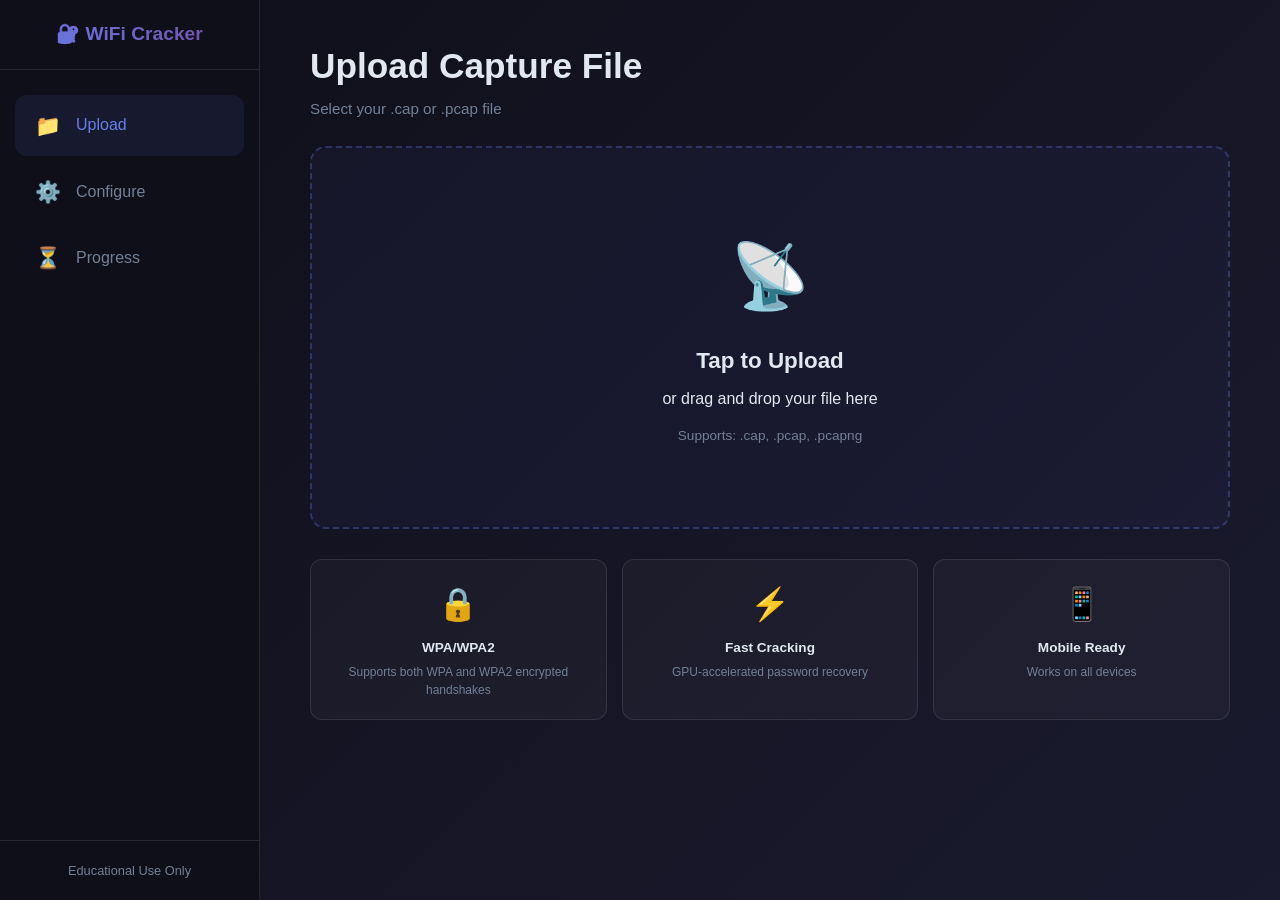
<file: index.html>
<!DOCTYPE html>
<html lang="en">
<head>
    <meta charset="UTF-8">
    <meta name="viewport" content="width=device-width, initial-scale=1.0, maximum-scale=1.0, user-scalable=no">
    <meta name="theme-color" content="#1a1a2e">
    <title>WiFi Cracker - Upload</title>
    <link rel="stylesheet" href="style.css">
    <link rel="manifest" href="manifest.json">
</head>
<body>
    <!-- Mobile Header -->
    <header class="mobile-header">
        <button class="menu-toggle" onclick="toggleMenu()">☰</button>
        <div class="logo">🔐 WiFi Cracker</div>
        <div class="spacer"></div>
    </header>

    <!-- Navigation -->
    <nav class="sidebar" id="sidebar">
        <div class="nav-header">
            <div class="logo">🔐 WiFi Cracker</div>
            <button class="close-menu" onclick="toggleMenu()">✕</button>
        </div>
        <ul class="nav-links">
            <li class="active">
                <a href="index.html">
                    <span class="icon">📁</span>
                    <span class="text">Upload</span>
                </a>
            </li>
            <li>
                <a href="config.html">
                    <span class="icon">⚙️</span>
                    <span class="text">Configure</span>
                </a>
            </li>
            <li>
                <a href="progress.html">
                    <span class="icon">⏳</span>
                    <span class="text">Progress</span>
                </a>
            </li>
        </ul>
        <div class="nav-footer">
            <p>Educational Use Only</p>
        </div>
    </nav>

    <!-- Overlay for mobile -->
    <div class="overlay" id="overlay" onclick="toggleMenu()"></div>

    <!-- Main Content -->
    <main class="main-content">
        <div class="page-header">
            <h1>Upload Capture File</h1>
            <p class="subtitle">Select your .cap or .pcap file</p>
        </div>

        <!-- Upload Zone -->
        <div class="upload-section">
            <div class="drop-zone" id="dropZone">
                <div class="upload-icon">📡</div>
                <h2>Tap to Upload</h2>
                <p class="desktop-text">or drag and drop your file here</p>
                <p class="file-types">Supports: .cap, .pcap, .pcapng</p>
                <input type="file" id="fileInput" accept=".cap,.pcap,.pcapng" hidden>
            </div>

            <!-- File Info Card -->
            <div class="info-card hidden" id="fileInfo">
                <div class="card-header">
                    <h3>📄 File Details</h3>
                    <button class="btn-icon" onclick="clearFile()">✕</button>
                </div>
                <div class="info-grid">
                    <div class="info-item">
                        <span class="label">Name</span>
                        <span class="value" id="fileName">-</span>
                    </div>
                    <div class="info-item">
                        <span class="label">Size</span>
                        <span class="value" id="fileSize">-</span>
                    </div>
                    <div class="info-item">
                        <span class="label">Format</span>
                        <span class="value" id="fileFormat">-</span>
                    </div>
                </div>
            </div>

            <!-- Networks Found -->
            <div class="networks-section hidden" id="networksSection">
                <h3>📶 Networks Found</h3>
                <p class="help-text">Select a network to crack</p>
                <div class="networks-list" id="networksList"></div>
            </div>

            <!-- Action Button -->
            <button class="btn btn-primary btn-full hidden" id="nextBtn" onclick="goToConfig()">
                Continue to Configuration
                <span class="arrow">→</span>
            </button>
        </div>

        <!-- Quick Info Cards -->
        <div class="quick-info">
            <div class="info-box">
                <div class="icon">🔒</div>
                <h4>WPA/WPA2</h4>
                <p>Supports both WPA and WPA2 encrypted handshakes</p>
            </div>
            <div class="info-box">
                <div class="icon">⚡</div>
                <h4>Fast Cracking</h4>
                <p>GPU-accelerated password recovery</p>
            </div>
            <div class="info-box">
                <div class="icon">📱</div>
                <h4>Mobile Ready</h4>
                <p>Works on all devices</p>
            </div>
        </div>
    </main>

    <script src="upload.js"></script>
</body>
</html>
</file>
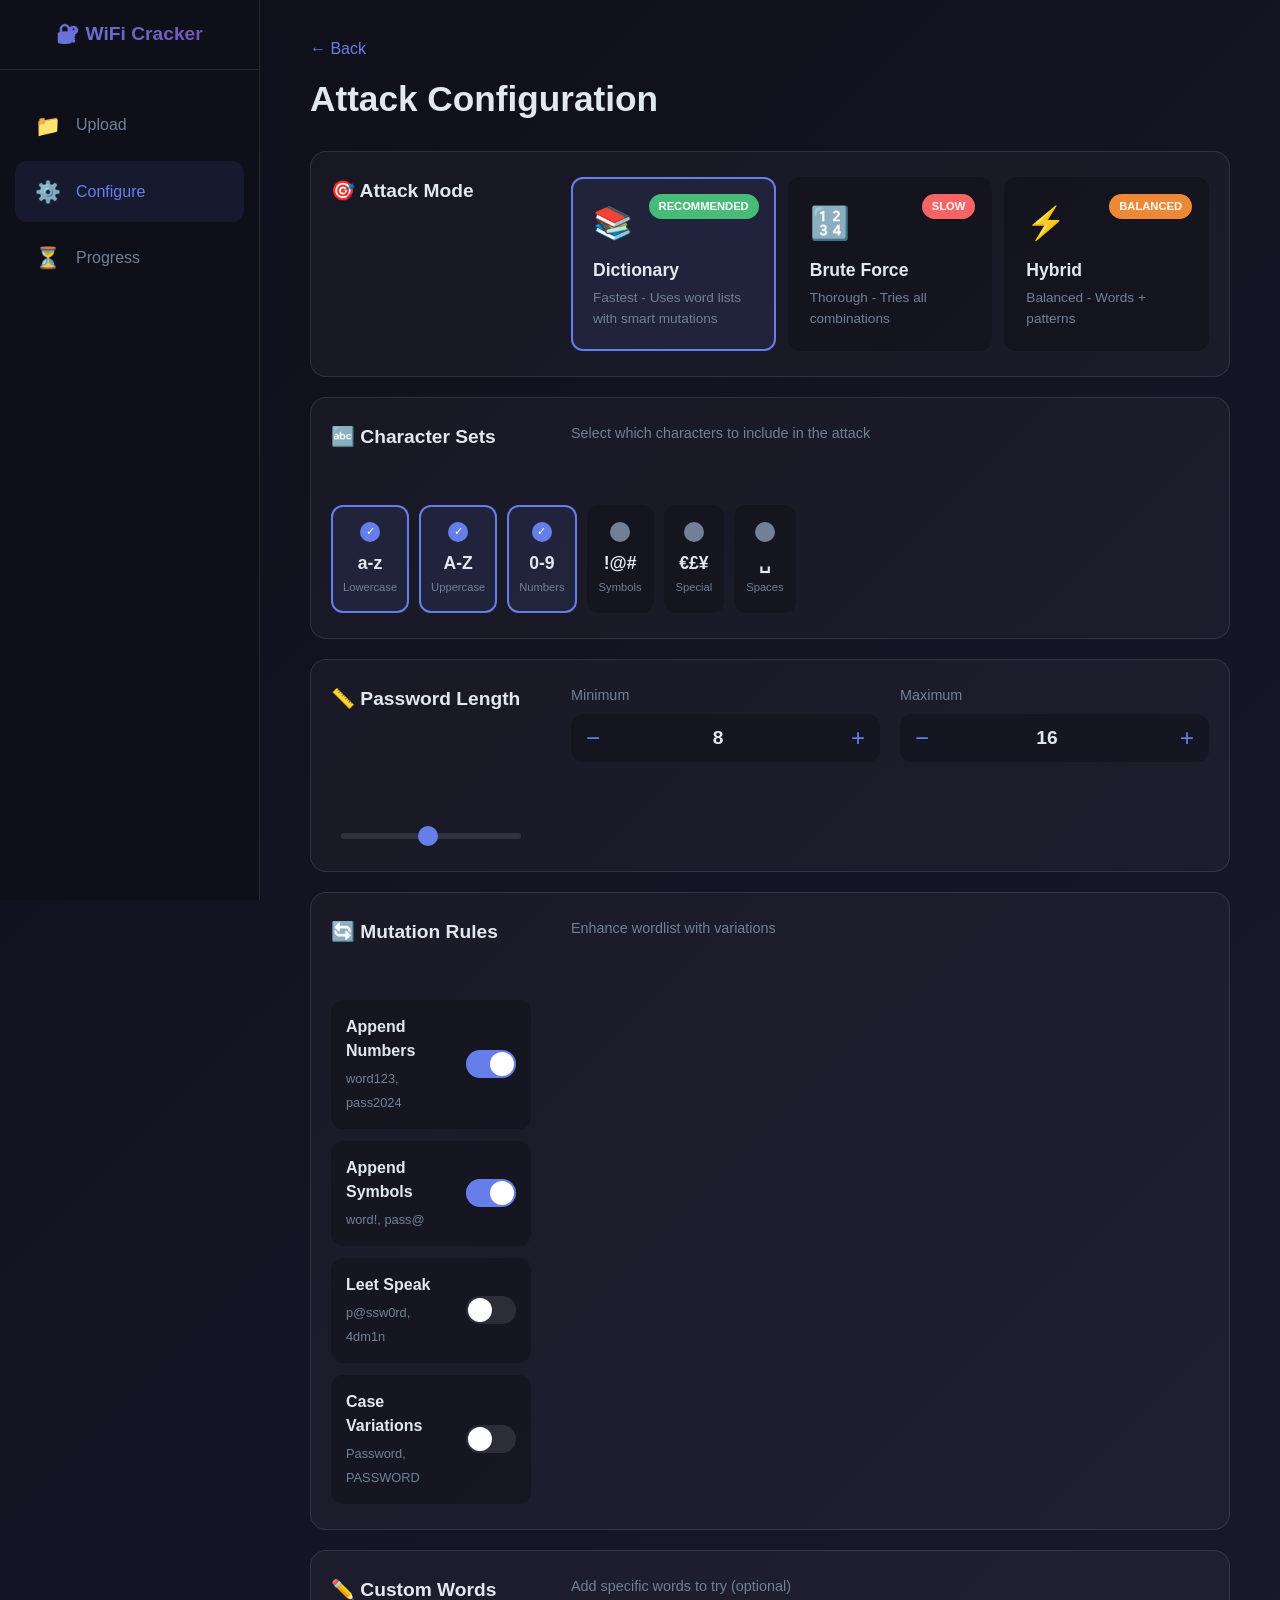
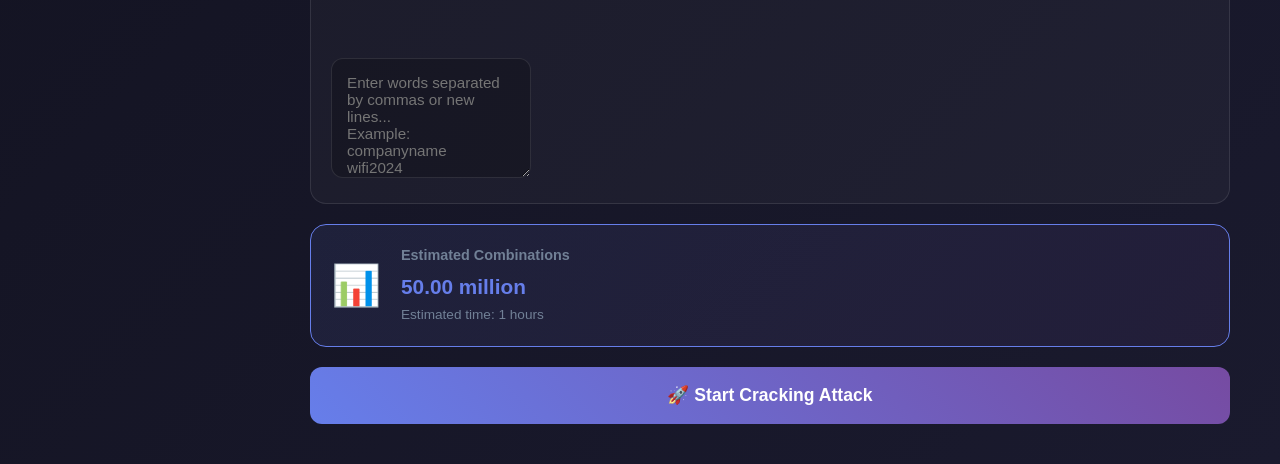
<file: config.html>
<!DOCTYPE html>
<html lang="en">
<head>
    <meta charset="UTF-8">
    <meta name="viewport" content="width=device-width, initial-scale=1.0, maximum-scale=1.0, user-scalable=no">
    <meta name="theme-color" content="#1a1a2e">
    <title>WiFi Cracker - Configure</title>
    <link rel="stylesheet" href="style.css">
</head>
<body>
    <!-- Mobile Header -->
    <header class="mobile-header">
        <button class="menu-toggle" onclick="toggleMenu()">☰</button>
        <div class="logo">🔐 WiFi Cracker</div>
        <div class="spacer"></div>
    </header>

    <!-- Navigation -->
    <nav class="sidebar" id="sidebar">
        <div class="nav-header">
            <div class="logo">🔐 WiFi Cracker</div>
            <button class="close-menu" onclick="toggleMenu()">✕</button>
        </div>
        <ul class="nav-links">
            <li>
                <a href="index.html">
                    <span class="icon">📁</span>
                    <span class="text">Upload</span>
                </a>
            </li>
            <li class="active">
                <a href="config.html">
                    <span class="icon">⚙️</span>
                    <span class="text">Configure</span>
                </a>
            </li>
            <li>
                <a href="progress.html">
                    <span class="icon">⏳</span>
                    <span class="text">Progress</span>
                </a>
            </li>
        </ul>
    </nav>

    <div class="overlay" id="overlay" onclick="toggleMenu()"></div>

    <!-- Main Content -->
    <main class="main-content">
        <div class="page-header">
            <button class="btn-back" onclick="history.back()">← Back</button>
            <h1>Attack Configuration</h1>
        </div>

        <form id="configForm" onsubmit="event.preventDefault(); startAttack();">
            <!-- Attack Mode Section -->
            <section class="config-section">
                <h2>🎯 Attack Mode</h2>
                <div class="mode-cards">
                    <label class="mode-card active">
                        <input type="radio" name="attackMode" value="dictionary" checked hidden>
                        <div class="card-content">
                            <div class="mode-icon">📚</div>
                            <h3>Dictionary</h3>
                            <p>Fastest - Uses word lists with smart mutations</p>
                            <span class="badge recommended">Recommended</span>
                        </div>
                    </label>
                    <label class="mode-card">
                        <input type="radio" name="attackMode" value="brute" hidden>
                        <div class="card-content">
                            <div class="mode-icon">🔢</div>
                            <h3>Brute Force</h3>
                            <p>Thorough - Tries all combinations</p>
                            <span class="badge slow">Slow</span>
                        </div>
                    </label>
                    <label class="mode-card">
                        <input type="radio" name="attackMode" value="hybrid" hidden>
                        <div class="card-content">
                            <div class="mode-icon">⚡</div>
                            <h3>Hybrid</h3>
                            <p>Balanced - Words + patterns</p>
                            <span class="badge balanced">Balanced</span>
                        </div>
                    </label>
                </div>
            </section>

            <!-- Character Sets -->
            <section class="config-section">
                <h2>🔤 Character Sets</h2>
                <p class="section-desc">Select which characters to include in the attack</p>
                
                <div class="charsets-grid">
                    <label class="charset-toggle active">
                        <input type="checkbox" name="charset" value="lower" checked hidden>
                        <span class="toggle-box">
                            <span class="check">✓</span>
                            <span class="chars">a-z</span>
                            <span class="desc">Lowercase</span>
                        </span>
                    </label>
                    <label class="charset-toggle active">
                        <input type="checkbox" name="charset" value="upper" checked hidden>
                        <span class="toggle-box">
                            <span class="check">✓</span>
                            <span class="chars">A-Z</span>
                            <span class="desc">Uppercase</span>
                        </span>
                    </label>
                    <label class="charset-toggle active">
                        <input type="checkbox" name="charset" value="numbers" checked hidden>
                        <span class="toggle-box">
                            <span class="check">✓</span>
                            <span class="chars">0-9</span>
                            <span class="desc">Numbers</span>
                        </span>
                    </label>
                    <label class="charset-toggle">
                        <input type="checkbox" name="charset" value="symbols" hidden>
                        <span class="toggle-box">
                            <span class="check">✓</span>
                            <span class="chars">!@#</span>
                            <span class="desc">Symbols</span>
                        </span>
                    </label>
                    <label class="charset-toggle">
                        <input type="checkbox" name="charset" value="special" hidden>
                        <span class="toggle-box">
                            <span class="check">✓</span>
                            <span class="chars">€£¥</span>
                            <span class="desc">Special</span>
                        </span>
                    </label>
                    <label class="charset-toggle">
                        <input type="checkbox" name="charset" value="spaces" hidden>
                        <span class="toggle-box">
                            <span class="check">✓</span>
                            <span class="chars">␣</span>
                            <span class="desc">Spaces</span>
                        </span>
                    </label>
                </div>
            </section>

            <!-- Password Length -->
            <section class="config-section">
                <h2>📏 Password Length</h2>
                <div class="length-inputs">
                    <div class="input-group">
                        <label>Minimum</label>
                        <div class="number-stepper">
                            <button type="button" onclick="adjustLength('min', -1)">−</button>
                            <input type="number" id="minLength" value="8" min="1" max="64" readonly>
                            <button type="button" onclick="adjustLength('min', 1)">+</button>
                        </div>
                    </div>
                    <div class="input-group">
                        <label>Maximum</label>
                        <div class="number-stepper">
                            <button type="button" onclick="adjustLength('max', -1)">−</button>
                            <input type="number" id="maxLength" value="16" min="1" max="64" readonly>
                            <button type="button" onclick="adjustLength('max', 1)">+</button>
                        </div>
                    </div>
                </div>
                <div class="length-slider">
                    <input type="range" min="1" max="32" value="16" id="lengthRange">
                </div>
            </section>

            <!-- Mutation Rules -->
            <section class="config-section">
                <h2>🔄 Mutation Rules</h2>
                <p class="section-desc">Enhance wordlist with variations</p>
                
                <div class="rules-list">
                    <label class="rule-item">
                        <input type="checkbox" id="ruleNumbers" checked>
                        <span class="rule-text">
                            <strong>Append Numbers</strong>
                            <small>word123, pass2024</small>
                        </span>
                        <span class="toggle-switch"></span>
                    </label>
                    <label class="rule-item">
                        <input type="checkbox" id="ruleSymbols" checked>
                        <span class="rule-text">
                            <strong>Append Symbols</strong>
                            <small>word!, pass@</small>
                        </span>
                        <span class="toggle-switch"></span>
                    </label>
                    <label class="rule-item">
                        <input type="checkbox" id="ruleLeet">
                        <span class="rule-text">
                            <strong>Leet Speak</strong>
                            <small>p@ssw0rd, 4dm1n</small>
                        </span>
                        <span class="toggle-switch"></span>
                    </label>
                    <label class="rule-item">
                        <input type="checkbox" id="ruleCase">
                        <span class="rule-text">
                            <strong>Case Variations</strong>
                            <small>Password, PASSWORD</small>
                        </span>
                        <span class="toggle-switch"></span>
                    </label>
                </div>
            </section>

            <!-- Custom Words -->
            <section class="config-section">
                <h2>✏️ Custom Words</h2>
                <p class="section-desc">Add specific words to try (optional)</p>
                <textarea id="customWords" placeholder="Enter words separated by commas or new lines...&#10;Example:&#10;companyname&#10;wifi2024&#10;admin123"></textarea>
            </section>

            <!-- Estimation -->
            <div class="estimation-card">
                <div class="est-icon">📊</div>
                <div class="est-info">
                    <h4>Estimated Combinations</h4>
                    <p class="est-value" id="estCombinations">Calculating...</p>
                    <p class="est-time">Estimated time: <span id="estTime">--</span></p>
                </div>
            </div>

            <!-- Submit Button -->
            <button type="submit" class="btn btn-primary btn-full btn-large">
                🚀 Start Cracking Attack
            </button>
        </form>
    </main>

    <script src="config.js"></script>
</body>
</html>
</file>
<file: style.css>
/* ============================================
   WiFi Cracker - Responsive Styles
   Mobile First Approach
   ============================================ */

:root {
    --primary: #667eea;
    --primary-dark: #5a67d8;
    --secondary: #764ba2;
    --success: #48bb78;
    --danger: #f56565;
    --warning: #ed8936;
    --info: #4299e1;
    --dark: #1a1a2e;
    --darker: #0f0f1a;
    --light: #e2e8f0;
    --gray: #718096;
    --border: rgba(255, 255, 255, 0.1);
    --shadow: 0 4px 20px rgba(0, 0, 0, 0.3);
    --radius: 12px;
    --radius-lg: 16px;
}

* {
    margin: 0;
    padding: 0;
    box-sizing: border-box;
    -webkit-tap-highlight-color: transparent;
}

html {
    font-size: 16px;
    touch-action: manipulation;
}

body {
    font-family: -apple-system, BlinkMacSystemFont, 'Segoe UI', Roboto, Oxygen, Ubuntu, sans-serif;
    background: linear-gradient(135deg, var(--darker) 0%, var(--dark) 100%);
    min-height: 100vh;
    color: var(--light);
    line-height: 1.5;
    overflow-x: hidden;
}

/* ============================================
   Mobile Header
   ============================================ */

.mobile-header {
    display: flex;
    align-items: center;
    padding: 15px 20px;
    background: rgba(0, 0, 0, 0.3);
    backdrop-filter: blur(10px);
    position: fixed;
    top: 0;
    left: 0;
    right: 0;
    z-index: 100;
    border-bottom: 1px solid var(--border);
}

.menu-toggle {
    background: none;
    border: none;
    color: var(--light);
    font-size: 1.5rem;
    padding: 5px;
    cursor: pointer;
}

.logo {
    flex: 1;
    text-align: center;
    font-size: 1.2rem;
    font-weight: 700;
    background: linear-gradient(45deg, var(--primary), var(--secondary));
    -webkit-background-clip: text;
    -webkit-text-fill-color: transparent;
}

.spacer {
    width: 40px;
}

/* ============================================
   Sidebar Navigation
   ============================================ */

.sidebar {
    position: fixed;
    top: 0;
    left: 0;
    width: 280px;
    height: 100vh;
    background: var(--darker);
    z-index: 200;
    transform: translateX(-100%);
    transition: transform 0.3s ease;
    display: flex;
    flex-direction: column;
    border-right: 1px solid var(--border);
}

.sidebar.open {
    transform: translateX(0);
}

.nav-header {
    padding: 20px;
    display: flex;
    align-items: center;
    justify-content: space-between;
    border-bottom: 1px solid var(--border);
}

.close-menu {
    background: none;
    border: none;
    color: var(--gray);
    font-size: 1.5rem;
    cursor: pointer;
}

.nav-links {
    list-style: none;
    padding: 20px 0;
    flex: 1;
}

.nav-links li {
    margin: 5px 15px;
}

.nav-links a {
    display: flex;
    align-items: center;
    gap: 15px;
    padding: 15px 20px;
    color: var(--gray);
    text-decoration: none;
    border-radius: var(--radius);
    transition: all 0.2s;
}

.nav-links li.active a,
.nav-links a:hover {
    background: rgba(102, 126, 234, 0.1);
    color: var(--primary);
}

.nav-links .icon {
    font-size: 1.3rem;
}

.nav-footer {
    padding: 20px;
    border-top: 1px solid var(--border);
    text-align: center;
    font-size: 0.8rem;
    color: var(--gray);
}

/* Overlay */
.overlay {
    position: fixed;
    top: 0;
    left: 0;
    right: 0;
    bottom: 0;
    background: rgba(0, 0, 0, 0.5);
    z-index: 150;
    opacity: 0;
    visibility: hidden;
    transition: all 0.3s;
}

.overlay.show {
    opacity: 1;
    visibility: visible;
}

/* ============================================
   Main Content
   ============================================ */

.main-content {
    padding: 70px 20px 30px;
    max-width: 800px;
    margin: 0 auto;
}

.page-header {
    margin-bottom: 25px;
}

.page-header h1 {
    font-size: 1.8rem;
    margin-bottom: 5px;
}

.subtitle {
    color: var(--gray);
    font-size: 0.95rem;
}

.btn-back {
    background: none;
    border: none;
    color: var(--primary);
    font-size: 1rem;
    margin-bottom: 15px;
    cursor: pointer;
    display: flex;
    align-items: center;
    gap: 5px;
}

/* ============================================
   Upload Section
   ============================================ */

.upload-section {
    margin-bottom: 30px;
}

.drop-zone {
    background: rgba(102, 126, 234, 0.05);
    border: 2px dashed rgba(102, 126, 234, 0.3);
    border-radius: var(--radius-lg);
    padding: 50px 30px;
    text-align: center;
    cursor: pointer;
    transition: all 0.3s;
}

.drop-zone:active {
    transform: scale(0.98);
}

.drop-zone.dragover {
    border-color: var(--success);
    background: rgba(72, 187, 120, 0.1);
}

.upload-icon {
    font-size: 4rem;
    margin-bottom: 20px;
}

.drop-zone h2 {
    font-size: 1.4rem;
    margin-bottom: 10px;
}

.desktop-text {
    display: none;
}

.file-types {
    color: var(--gray);
    font-size: 0.85rem;
    margin-top: 15px;
}

/* Info Card */
.info-card {
    background: rgba(0, 0, 0, 0.2);
    border-radius: var(--radius-lg);
    padding: 20px;
    margin-top: 20px;
    border: 1px solid var(--border);
}

.card-header {
    display: flex;
    justify-content: space-between;
    align-items: center;
    margin-bottom: 15px;
}

.card-header h3 {
    font-size: 1.1rem;
    color: var(--primary);
}

.btn-icon {
    background: none;
    border: none;
    color: var(--gray);
    font-size: 1.2rem;
    cursor: pointer;
    padding: 5px;
}

.info-grid {
    display: grid;
    gap: 12px;
}

.info-item {
    display: flex;
    justify-content: space-between;
    padding: 10px 0;
    border-bottom: 1px solid rgba(255, 255, 255, 0.05);
}

.info-item:last-child {
    border-bottom: none;
}

.info-item .label {
    color: var(--gray);
    font-size: 0.9rem;
}

.info-item .value {
    font-weight: 500;
    word-break: break-all;
    max-width: 60%;
    text-align: right;
}

/* Networks Section */
.networks-section {
    margin-top: 25px;
}

.networks-section h3 {
    margin-bottom: 5px;
}

.help-text {
    color: var(--gray);
    font-size: 0.9rem;
    margin-bottom: 15px;
}

.networks-list {
    display: flex;
    flex-direction: column;
    gap: 10px;
}

.network-item {
    background: rgba(0, 0, 0, 0.2);
    border: 2px solid transparent;
    border-radius: var(--radius);
    padding: 15px;
    display: flex;
    align-items: center;
    gap: 15px;
    cursor: pointer;
    transition: all 0.2s;
}

.network-item:active {
    transform: scale(0.98);
}

.network-item.selected {
    border-color: var(--success);
    background: rgba(72, 187, 120, 0.1);
}

.network-icon {
    font-size: 1.5rem;
}

.network-info {
    flex: 1;
}

.network-name {
    font-weight: 600;
    margin-bottom: 3px;
}

.network-mac {
    font-size: 0.8rem;
    color: var(--gray);
    font-family: monospace;
}

.network-signal {
    color: var(--success);
    font-weight: 600;
}

/* Quick Info */
.quick-info {
    display: grid;
    grid-template-columns: repeat(3, 1fr);
    gap: 15px;
    margin-top: 30px;
}

.info-box {
    background: rgba(255, 255, 255, 0.03);
    border-radius: var(--radius);
    padding: 20px 15px;
    text-align: center;
    border: 1px solid var(--border);
}

.info-box .icon {
    font-size: 2rem;
    margin-bottom: 10px;
}

.info-box h4 {
    font-size: 0.85rem;
    margin-bottom: 5px;
}

.info-box p {
    font-size: 0.75rem;
    color: var(--gray);
    display: none;
}

/* ============================================
   Configuration Sections
   ============================================ */

.config-section {
    background: rgba(255, 255, 255, 0.03);
    border-radius: var(--radius-lg);
    padding: 25px 20px;
    margin-bottom: 20px;
    border: 1px solid var(--border);
}

.config-section h2 {
    font-size: 1.2rem;
    margin-bottom: 5px;
    display: flex;
    align-items: center;
    gap: 10px;
}

.section-desc {
    color: var(--gray);
    font-size: 0.9rem;
    margin-bottom: 20px;
}

/* Mode Cards */
.mode-cards {
    display: flex;
    flex-direction: column;
    gap: 12px;
}

.mode-card {
    cursor: pointer;
}

.mode-card input {
    display: none;
}

.card-content {
    background: rgba(0, 0, 0, 0.2);
    border: 2px solid transparent;
    border-radius: var(--radius);
    padding: 20px;
    position: relative;
    transition: all 0.2s;
}

.mode-card.active .card-content,
.mode-card input:checked + .card-content {
    border-color: var(--primary);
    background: rgba(102, 126, 234, 0.1);
}

.mode-icon {
    font-size: 2rem;
    margin-bottom: 10px;
}

.card-content h3 {
    font-size: 1.1rem;
    margin-bottom: 5px;
}

.card-content p {
    font-size: 0.85rem;
    color: var(--gray);
}

.badge {
    position: absolute;
    top: 15px;
    right: 15px;
    padding: 4px 10px;
    border-radius: 20px;
    font-size: 0.7rem;
    font-weight: 600;
    text-transform: uppercase;
}

.badge.recommended {
    background: var(--success);
    color: white;
}

.badge.slow {
    background: var(--danger);
    color: white;
}

.badge.balanced {
    background: var(--warning);
    color: white;
}

/* Character Sets */
.charsets-grid {
    display: grid;
    grid-template-columns: repeat(3, 1fr);
    gap: 10px;
}

.charset-toggle {
    cursor: pointer;
}

.charset-toggle input {
    display: none;
}

.toggle-box {
    display: flex;
    flex-direction: column;
    align-items: center;
    padding: 15px 10px;
    background: rgba(0, 0, 0, 0.2);
    border: 2px solid transparent;
    border-radius: var(--radius);
    transition: all 0.2s;
}

.charset-toggle.active .toggle-box,
.charset-toggle input:checked + .toggle-box {
    border-color: var(--primary);
    background: rgba(102, 126, 234, 0.1);
}

.toggle-box .check {
    width: 20px;
    height: 20px;
    border-radius: 50%;
    background: var(--gray);
    color: transparent;
    font-size: 0.7rem;
    display: flex;
    align-items: center;
    justify-content: center;
    margin-bottom: 8px;
}

.charset-toggle.active .toggle-box .check,
.charset-toggle input:checked + .toggle-box .check {
    background: var(--primary);
    color: white;
}

.toggle-box .chars {
    font-size: 1.1rem;
    font-weight: 700;
    margin-bottom: 3px;
}

.toggle-box .desc {
    font-size: 0.7rem;
    color: var(--gray);
}

/* Length Inputs */
.length-inputs {
    display: flex;
    gap: 20px;
    margin-bottom: 20px;
}

.input-group {
    flex: 1;
}

.input-group label {
    display: block;
    margin-bottom: 8px;
    color: var(--gray);
    font-size: 0.9rem;
}

.number-stepper {
    display: flex;
    align-items: center;
    background: rgba(0, 0, 0, 0.2);
    border-radius: var(--radius);
    overflow: hidden;
}

.number-stepper button {
    background: none;
    border: none;
    color: var(--primary);
    font-size: 1.5rem;
    padding: 10px 15px;
    cursor: pointer;
}

.number-stepper input {
    flex: 1;
    background: none;
    border: none;
    color: var(--light);
    text-align: center;
    font-size: 1.2rem;
    font-weight: 600;
    min-width: 50px;
}

.length-slider {
    padding: 0 10px;
}

.length-slider input {
    width: 100%;
    height: 6px;
    border-radius: 3px;
    background: rgba(255, 255, 255, 0.1);
    -webkit-appearance: none;
}

.length-slider input::-webkit-slider-thumb {
    -webkit-appearance: none;
    width: 20px;
    height: 20px;
    border-radius: 50%;
    background: var(--primary);
    cursor: pointer;
}

/* Rules List */
.rules-list {
    display: flex;
    flex-direction: column;
    gap: 12px;
}

.rule-item {
    display: flex;
    align-items: center;
    gap: 15px;
    padding: 15px;
    background: rgba(0, 0, 0, 0.2);
    border-radius: var(--radius);
    cursor: pointer;
}

.rule-item input {
    display: none;
}

.rule-text {
    flex: 1;
}

.rule-text strong {
    display: block;
    margin-bottom: 3px;
}

.rule-text small {
    color: var(--gray);
    font-size: 0.8rem;
}

.toggle-switch {
    width: 50px;
    height: 28px;
    background: rgba(255, 255, 255, 0.1);
    border-radius: 14px;
    position: relative;
    transition: all 0.3s;
}

.toggle-switch::after {
    content: '';
    position: absolute;
    width: 24px;
    height: 24px;
    background: white;
    border-radius: 50%;
    top: 2px;
    left: 2px;
    transition: all 0.3s;
}

.rule-item input:checked + .rule-text + .toggle-switch {
    background: var(--primary);
}

.rule-item input:checked + .rule-text + .toggle-switch::after {
    left: 24px;
}

/* Textarea */
textarea {
    width: 100%;
    min-height: 120px;
    padding: 15px;
    background: rgba(0, 0, 0, 0.2);
    border: 1px solid var(--border);
    border-radius: var(--radius);
    color: var(--light);
    font-family: inherit;
    font-size: 0.95rem;
    resize: vertical;
}

/* Estimation Card */
.estimation-card {
    background: linear-gradient(135deg, rgba(102, 126, 234, 0.1), rgba(118, 75, 162, 0.1));
    border: 1px solid var(--primary);
    border-radius: var(--radius-lg);
    padding: 20px;
    display: flex;
    align-items: center;
    gap: 20px;
    margin-bottom: 20px;
}

.est-icon {
    font-size: 2.5rem;
}

.est-info h4 {
    font-size: 0.9rem;
    color: var(--gray);
    margin-bottom: 5px;
}

.est-value {
    font-size: 1.3rem;
    font-weight: 700;
    color: var(--primary);
    margin-bottom: 3px;
}

.est-time {
    font-size: 0.85rem;
    color: var(--gray);
}

/* ============================================
   Progress Page Styles
   ============================================ */

.status-bar {
    display: flex;
    align-items: center;
    gap: 12px;
    padding: 15px 20px;
    background: rgba(0, 0, 0, 0.3);
    border-radius: var(--radius-lg);
    margin-bottom: 30px;
    position: sticky;
    top: 70px;
    z-index: 10;
}

.status-pulse {
    width: 12px;
    height: 12px;
    border-radius: 50%;
    position: relative;
}

.status-pulse.running {
    background: var(--success);
    animation: pulse 2s infinite;
}

.status-pulse.paused {
    background: var(--warning);
}

@keyframes pulse {
    0%, 100% { opacity: 1; transform: scale(1); }
    50% { opacity: 0.5; transform: scale(1.2); }
}

.status-text {
    flex: 1;
    font-size: 0.95rem;
}

.status-actions {
    display: flex;
    gap: 10px;
}

/* Progress Circle */
.progress-circle-container {
    display: flex;
    justify-content: center;
    margin-bottom: 30px;
}

.progress-circle {
    width: 200px;
    height: 200px;
    position: relative;
}

.progress-circle svg {
    transform: rotate(-90deg);
    width: 100%;
    height: 100%;
}

.track {
    fill: none;
    stroke: rgba(255, 255, 255, 0.1);
    stroke-width: 8;
}

.fill {
    fill: none;
    stroke: url(#gradient);
    stroke-width: 8;
    stroke-linecap: round;
    stroke-dasharray: 264;
    stroke-dashoffset: 264;
    transition: stroke-dashoffset 0.5s;
}

.circle-content {
    position: absolute;
    top: 50%;
    left: 50%;
    transform: translate(-50%, -50%);
    text-align: center;
}

.percent {
    display: block;
    font-size: 2.5rem;
    font-weight: 700;
    background: linear-gradient(45deg, var(--primary), var(--secondary));
    -webkit-background-clip: text;
    -webkit-text-fill-color: transparent;
}

.circle-content .label {
    font-size: 0.9rem;
    color: var(--gray);
}

/* Stats Container */
.stats-container {
    display: grid;
    grid-template-columns: repeat(3, 1fr);
    gap: 15px;
    margin-bottom: 25px;
}

.stat-box {
    background: rgba(0, 0, 0, 0.2);
    border-radius: var(--radius);
    padding: 20px;
    text-align: center;
}

.stat-value {
    display: block;
    font-size: 1.5rem;
    font-weight: 700;
    color: var(--primary);
    margin-bottom: 5px;
}

.stat-label {
    font-size: 0.8rem;
    color: var(--gray);
}

/* Linear Progress */
.linear-progress {
    margin-bottom: 25px;
}

.progress-track {
    height: 12px;
    background: rgba(0, 0, 0, 0.3);
    border-radius: 6px;
    overflow: hidden;
    margin-bottom: 10px;
}

.progress-fill {
    height: 100%;
    width: 0%;
    background: linear-gradient(90deg, var(--primary), var(--secondary));
    border-radius: 6px;
    transition: width 0.3s;
}

.progress-info {
    display: flex;
    justify-content: space-between;
    font-size: 0.85rem;
    color: var(--gray);
}

/* Current Password */
.current-password-box {
    background: rgba(0, 0, 0, 0.2);
    border-radius: var(--radius);
    padding: 20px;
    margin-bottom: 25px;
}

.current-password-box label {
    display: block;
    color: var(--gray);
    font-size: 0.9rem;
    margin-bottom: 10px;
}

.password-display {
    font-family: 'Courier New', monospace;
    font-size: 1.2rem;
    color: var(--warning);
    word-break: break-all;
}

/* Attempts Section */
.attempts-section h3 {
    font-size: 1rem;
    margin-bottom: 15px;
    color: var(--gray);
}

.attempts-list {
    background: rgba(0, 0, 0, 0.2);
    border-radius: var(--radius);
    padding: 15px;
    max-height: 200px;
    overflow-y: auto;
}

.attempt-row {
    display: flex;
    justify-content: space-between;
    padding: 8px 0;
    border-bottom: 1px solid rgba(255, 255, 255, 0.05);
    font-family: monospace;
    font-size: 0.85rem;
}

.attempt-row:last-child {
    border-bottom: none;
}

/* Results Panel */
.results-panel, .failed-panel {
    text-align: center;
    padding: 40px 20px;
}

.success-animation {
    font-size: 5rem;
    margin-bottom: 20px;
    animation: bounce 1s;
}

@keyframes bounce {
    0%, 100% { transform: scale(1); }
    50% { transform: scale(1.3); }
}

.results-panel h2 {
    color: var(--success);
    margin-bottom: 30px;
}

.password-result {
    background: rgba(0, 0, 0, 0.3);
    border-radius: var(--radius-lg);
    padding: 25px;
    margin-bottom: 30px;
}

.password-result label {
    display: block;
    color: var(--gray);
    margin-bottom: 15px;
}

.password-box {
    display: flex;
    align-items: center;
    justify-content: center;
    gap: 15px;
    flex-wrap: wrap;
}

.password-box span {
    font-size: 1.8rem;
    font-weight: 700;
    color: var(--success);
    font-family: monospace;
    letter-spacing: 2px;
}

.password-box button {
    background: rgba(255, 255, 255, 0.1);
    border: none;
    color: var(--light);
    padding: 10px;
    border-radius: 8px;
    font-size: 1.2rem;
    cursor: pointer;
}

.result-details {
    background: rgba(0, 0, 0, 0.2);
    border-radius: var(--radius);
    padding: 20px;
    margin-bottom: 30px;
}

.detail-row {
    display: flex;
    justify-content: space-between;
    padding: 12px 0;
    border-bottom: 1px solid rgba(255, 255, 255, 0.05);
}

.detail-row:last-child {
    border-bottom: none;
}

.detail-row span {
    color: var(--gray);
}

.result-actions {
    display: flex;
    gap: 15px;
    justify-content: center;
}

.failed-panel .failed-icon {
    font-size: 4rem;
    margin-bottom: 20px;
}

.failed-panel h2 {
    color: var(--danger);
    margin-bottom: 15px;
}

.failed-panel p {
    color: var(--gray);
    margin-bottom: 25px;
}

/* ============================================
   Buttons
   ============================================ */

.btn {
    display: inline-flex;
    align-items: center;
    justify-content: center;
    gap: 10px;
    padding: 12px 24px;
    border: none;
    border-radius: var(--radius);
    font-size: 1rem;
    font-weight: 600;
    cursor: pointer;
    transition: all 0.2s;
    text-decoration: none;
}

.btn:active {
    transform: scale(0.98);
}

.btn-primary {
    background: linear-gradient(45deg, var(--primary), var(--secondary));
    color: white;
}

.btn-secondary {
    background: rgba(255, 255, 255, 0.1);
    color: var(--light);
    border: 1px solid var(--border);
}

.btn-full {
    width: 100%;
}

.btn-large {
    padding: 18px 30px;
    font-size: 1.1rem;
}

.btn .arrow {
    transition: transform 0.2s;
}

.btn:active .arrow {
    transform: translateX(5px);
}

/* ============================================
   Utilities
   ============================================ */

.hidden {
    display: none !important;
}

/* ============================================
   Desktop Styles (768px and up)
   ============================================ */

@media (min-width: 768px) {
    .mobile-header {
        display: none;
    }

    .sidebar {
        transform: translateX(0);
        width: 260px;
    }

    .close-menu {
        display: none;
    }

    .main-content {
        margin-left: 260px;
        padding: 40px;
        max-width: none;
    }

    .page-header h1 {
        font-size: 2.2rem;
    }

    .desktop-text {
        display: block;
    }

    .drop-zone {
        padding: 80px;
    }

    .drop-zone:hover {
        border-color: var(--primary);
        background: rgba(102, 126, 234, 0.1);
    }

    .info-box p {
        display: block;
    }

    .mode-cards {
        flex-direction: row;
    }

    .mode-card {
        flex: 1;
    }

    .charsets-grid {
        grid-template-columns: repeat(6, 1fr);
    }

    .quick-info {
        grid-template-columns: repeat(3, 1fr);
    }

    .progress-circle {
        width: 250px;
        height: 250px;
    }

    .circle-content .percent {
        font-size: 3rem;
    }

    .stats-container {
        max-width: 500px;
        margin-left: auto;
        margin-right: auto;
    }
}

/* Large Desktop (1200px and up) */
@media (min-width: 1200px) {
    .main-content {
        max-width: 1000px;
        margin-left: calc(260px + ((100% - 260px - 1000px) / 2));
    }

    .config-section {
        display: grid;
        grid-template-columns: 200px 1fr;
        gap: 40px;
        align-items: start;
    }

    .config-section h2 {
        position: sticky;
        top: 40px;
    }
}

/* Touch Device Optimizations */
@media (hover: none) {
    .btn:hover {
        transform: none;
    }
    
    .mode-card:hover .card-content {
        border-color: transparent;
    }
    
    .mode-card.active:hover .card-content {
        border-color: var(--primary);
    }
}

/* Dark mode support */
@media (prefers-color-scheme: dark) {
    :root {
        --dark: #0a0a0f;
    }
}

/* Reduced motion */
@media (prefers-reduced-motion: reduce) {
    * {
        animation: none !important;
        transition: none !important;
    }
}
</file>
